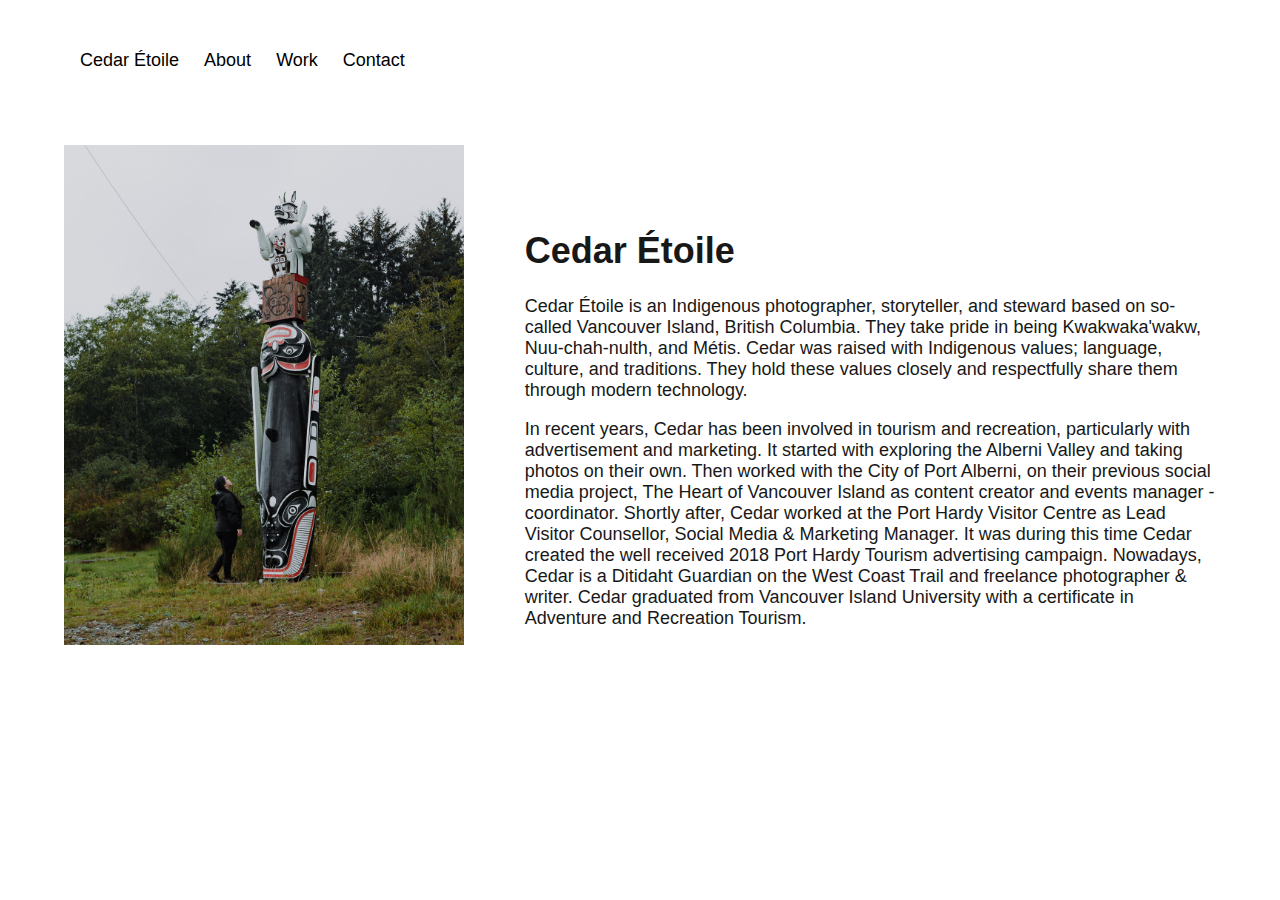
<file: about.html>
<!DOCTYPE html>
<html lang="en">
<head>
    <title>Cedar Étoile</title>
    <meta charset="UTF-8">
    <meta name="viewport" content="width=device-width, initial-scale=1.0">
    <link rel="stylesheet" href="style.css">
</head>
<body>
    <header>
            <nav>
                    <ul>
                        <li><a href="index.html">Cedar Étoile</a></li>
                        <li><a href="about.html">About</a></li>
                        <li><a href="work.html">Work</a></li>
                        <li><a href="contact.html">Contact</a></li>
            </ul>
        </nav>
    </header>
    <section class="feature-box about">

        <img src="images/cedaretoile.jpg" alt="Self Portrait Photo">

        <div class="about">
            
            <h1>Cedar Étoile</h1>
            <p>Cedar Étoile is an Indigenous photographer, storyteller, and steward based on so-called Vancouver Island, British Columbia. They take pride in being Kwakwaka'wakw, Nuu-chah-nulth, and Métis. Cedar was raised with Indigenous values; language, culture, and traditions. They hold these values closely and respectfully share them through modern technology.</p>

                <p>In recent years, Cedar has been involved in tourism and recreation, particularly with advertisement and marketing. It started with exploring the Alberni Valley and taking photos on their own. Then worked with the City of Port Alberni, on their previous social media project, The Heart of Vancouver Island as content creator and events manager - coordinator. Shortly after, Cedar worked at the Port Hardy Visitor Centre as Lead Visitor Counsellor, Social Media & Marketing Manager. It was during this time Cedar created the well received 2018 Port Hardy Tourism advertising campaign. Nowadays, Cedar is a Ditidaht Guardian on the West Coast Trail and freelance photographer & writer. Cedar graduated from Vancouver Island University with a certificate in Adventure and Recreation Tourism.
                </p>
        </div>
    
    </section>
    
</body>
</html>
</file>
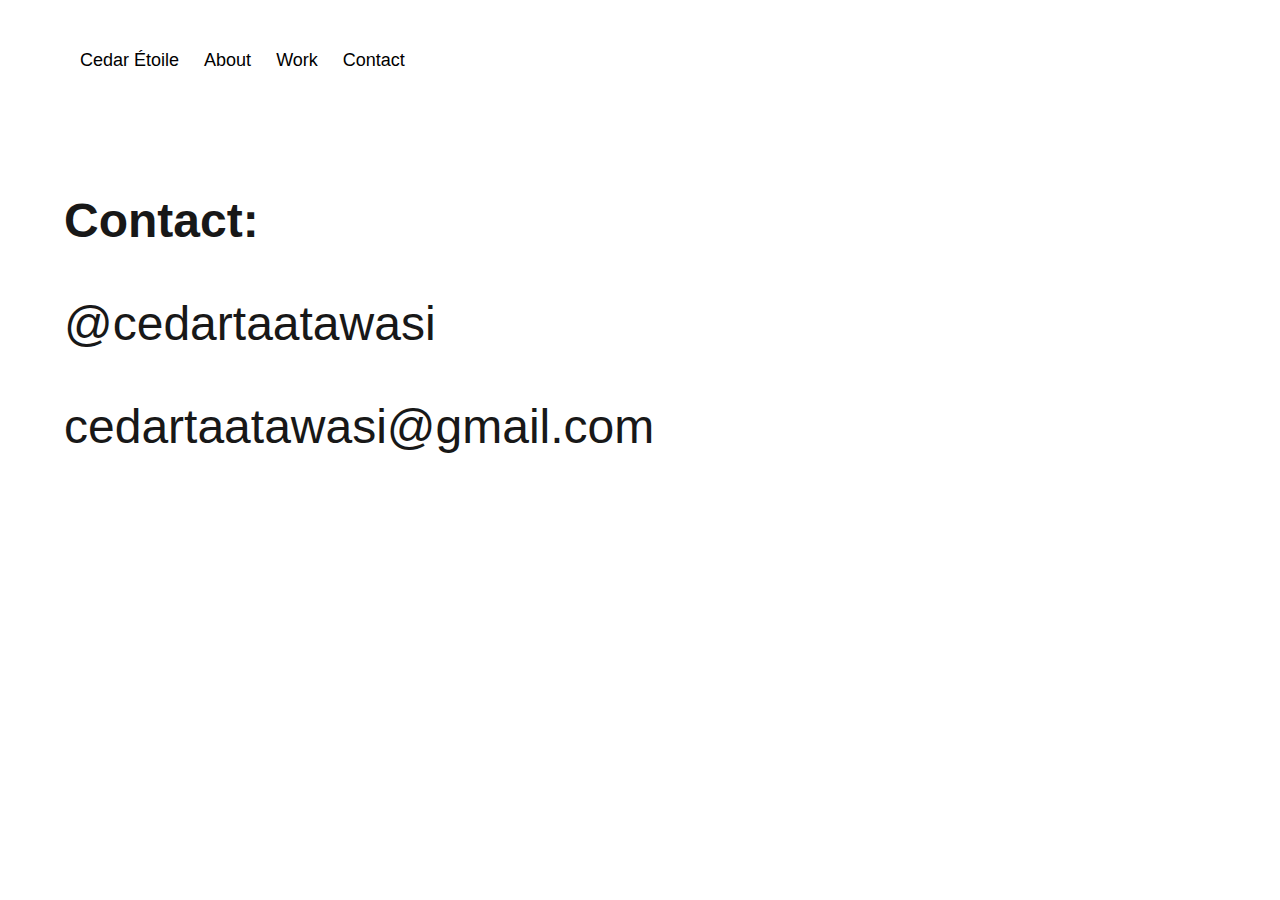
<file: contact.html>
<!DOCTYPE html>
<html lang="en">
<head>
    <title>Cedar Étoile</title>
    <meta charset="UTF-8">
    <meta name="viewport" content="width=device-width, initial-scale=1.0">
    <link rel="stylesheet" href="style.css">
</head>
<body>
    <header>
            <nav>
                    <ul>
                        <li><a href="index.html">Cedar Étoile</a></li>
                        <li><a href="about.html">About</a></li>
                        <li><a href="work.html">Work</a></li>
                        <li><a href="contact.html">Contact</a></li>
            </ul>
        </nav>
    </header>
    <section class="feature box ">
        <div class="contact">
            <p><strong>Contact:</strong></p>
            <p>@cedartaatawasi</p>
            <p>cedartaatawasi@gmail.com</p>
        </div>
    
    </section>
    
</body>
</html>
</file>
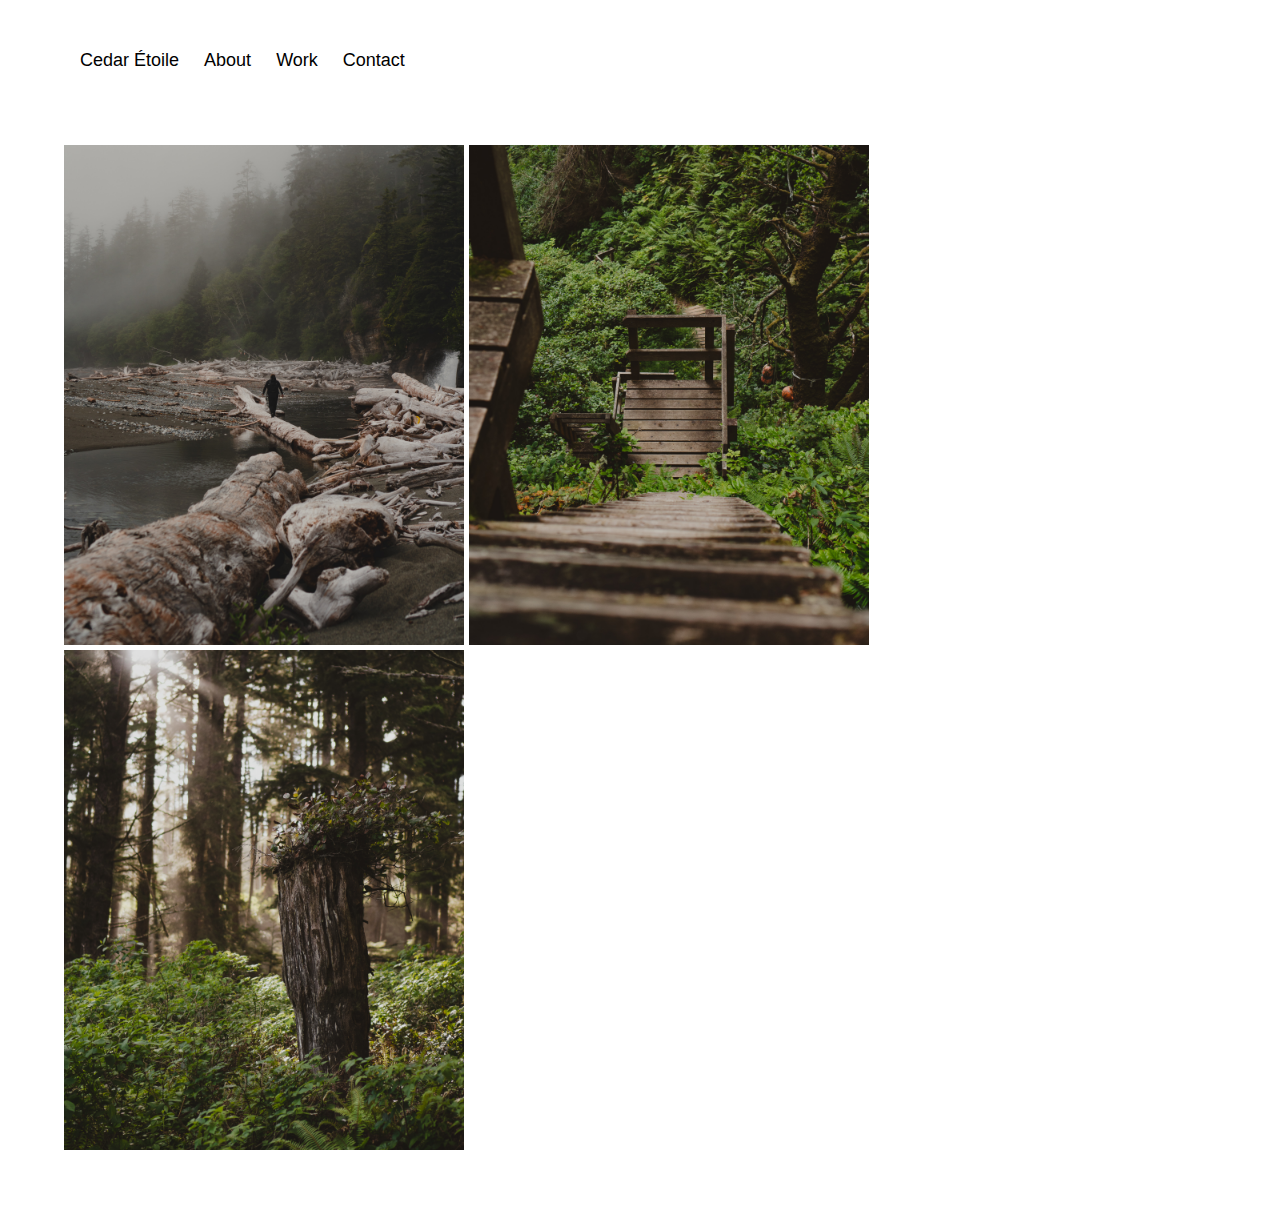
<file: work.html>
<!DOCTYPE html>
<html lang="en">
<head>
    <title>Cedar Étoile</title>
    <meta charset="UTF-8">
    <meta name="viewport" content="width=device-width, initial-scale=1.0">
    <link rel="stylesheet" href="style.css">
</head>
<body>
    <header>
            <nav>
                    <ul>
                        <li><a href="index.html">Cedar Étoile</a></li>
                        <li><a href="about.html">About</a></li>
                        <li><a href="work.html">Work</a></li>
                        <li><a href="contact.html">Contact</a></li>
            </ul>
        </nav>
    </header>
    <section class="feature-box work">
        <div class="work">
            <img src="images/cedaretoile_wct.jpg" alt="West Coast Trail">
            <img src="images/cedaretoile_wct-2.jpg" alt="West Coast Trail">
            <img src="images/cedaretoile_wct-3.jpg" alt="West Coast Trail">
        </div>
    
    </section>
    
</body>
</html>
</file>
<file: style.css>
body {
    background: white;
    font-family: Arial, Helvetica, sans-serif;
    color:rgb(37, 37, 37);
    margin: 0;
    padding: 0;
}

header {
    color: rgb(0, 211, 130);
    font-size: large;
    margin-left: 30px;
    margin-top: 30px;
    text-align: left;
    padding: 20px 40px 10px 50px;
    
}

section {
    color: rgb(24, 24, 24);
    font-size: 100px;
    padding: 0px;
    display: flex;
}

div {
    margin: 5%;
    width: 100px;
}

ul {
    margin: 0;
    padding: 0;
    list-style-type: none;
}

li {
    display: inline-block;
    margin-right: 20px;
}

a {
    text-decoration: none;
    color: black;
}

a:hover {
    text-decoration: none;
}

img {
    height: 500px;
}

.feature-box {
    display: flex;
    text-align: left;
    font-size: 18px;
}

.feature-box div {
    font-size: 18px;
    width: 100%;
    margin: 5%;
}

.about {
    max-width: 1300px;
    margin-left: 5%;
    margin-top: 5%;
    padding: 0;
}

.contact {
    font-size: 48px;
}

.work {
    max-width: 1500px;
    margin: 0 0 0 0;
    margin-bottom: 0%;
    padding: 0;
}
</file>
